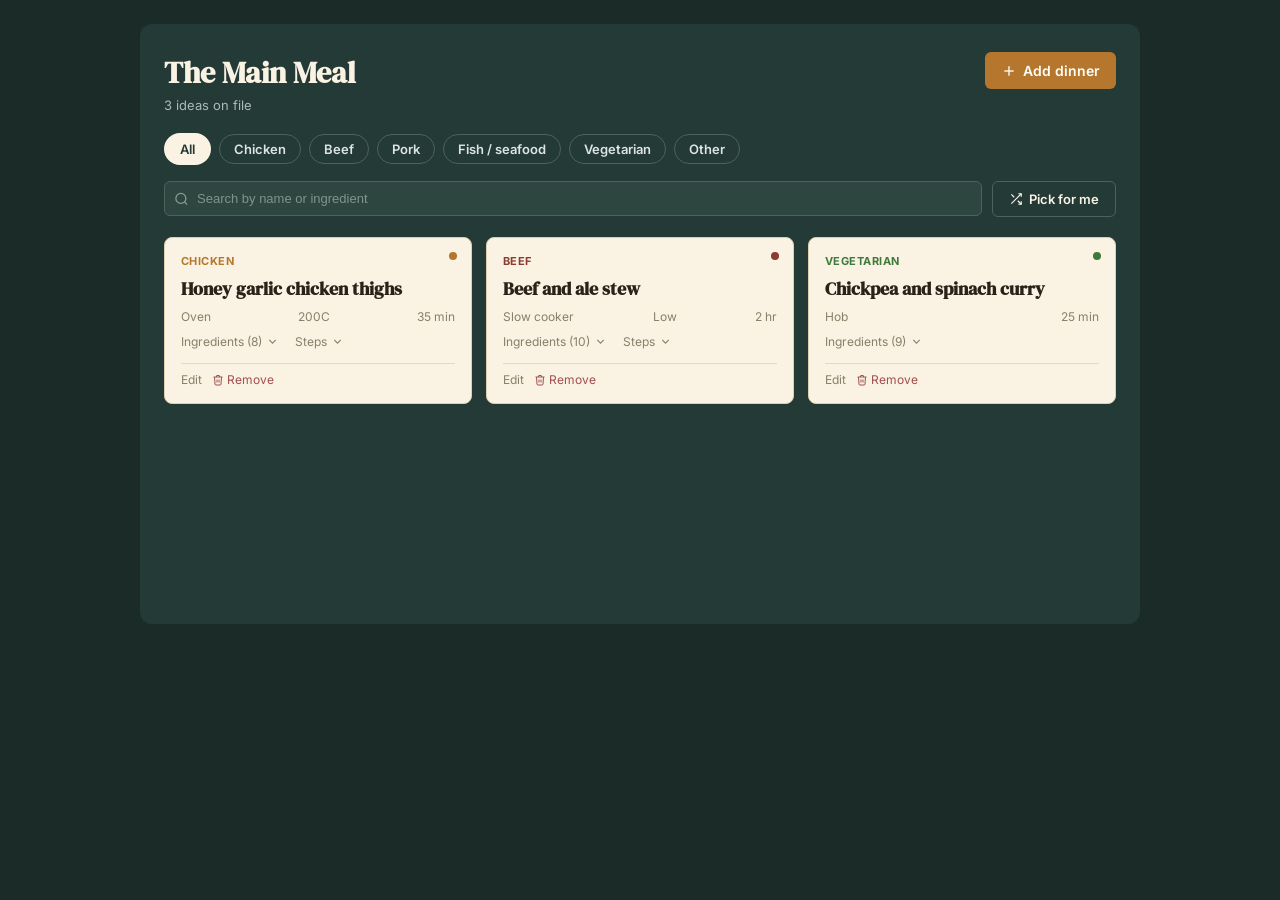
<file: dinner-box.html>
﻿<!DOCTYPE html>
<html lang="en-GB">
<head>
<meta charset="UTF-8">
<meta name="viewport" content="width=device-width, initial-scale=1.0">
<title>The Dinner Box</title>
<link rel="stylesheet" href="styles.css">
</head>
<body>

<div class="app">
  <div class="header-row">
    <div>
      <h1>The Main Meal</h1>
      <p class="subtitle" id="countLabel">0 ideas on file</p>
    </div>
    <button class="btn-primary" id="addBtn">
      <svg width="16" height="16" viewBox="0 0 24 24" fill="none" stroke="currentColor" stroke-width="2"><line x1="12" y1="5" x2="12" y2="19"/><line x1="5" y1="12" x2="19" y2="12"/></svg>
      Add dinner
    </button>
  </div>

  <div class="form-wrap hidden" id="formWrap">
    <div class="form-header">
      <h3 id="formTitle">Add a dinner idea</h3>
      <button id="formCloseBtn">
        <svg width="20" height="20" viewBox="0 0 24 24" fill="none" stroke="currentColor" stroke-width="2"><line x1="18" y1="6" x2="6" y2="18"/><line x1="6" y1="6" x2="18" y2="18"/></svg>
      </button>
    </div>
    <div class="form-grid">
      <div>
        <label class="field-label">Dish name</label>
        <input class="field-input" id="nameInput" placeholder="e.g. Honey garlic chicken thighs">
      </div>
      <div>
        <label class="field-label">Main protein</label>
        <div class="protein-picker" id="proteinPicker"></div>
      </div>
      <div>
        <label class="field-label">Ingredients</label>
        <div class="ingredient-rows" id="ingredientRows"></div>
        <button type="button" class="add-ing-btn" id="addIngredientBtn">+ Add ingredient</button>
      </div>
      <div>
        <label class="field-label">Spices</label>
        <div class="spice-rows" id="spiceRows"></div>
        <button type="button" class="add-ing-btn" id="addSpiceBtn">+ Add spice</button>
      </div>
      <div class="method-row">
        <div>
          <label class="field-label">Method</label>
          <select class="field-input" id="methodInput">
            <option value="">â€”</option>
            <option value="oven">Oven</option>
            <option value="airfryer">Air fryer</option>
            <option value="hob">Hob</option>
            <option value="grill">Grill</option>
            <option value="slow-cooker">Slow cooker</option>
            <option value="microwave">Microwave</option>
            <option value="bbq">BBQ</option>
          </select>
        </div>
        <div>
          <label class="field-label">Temperature (optional)</label>
          <input class="field-input" id="tempInput" placeholder="200C">
        </div>
        <div>
          <label class="field-label">Time (optional)</label>
          <input class="field-input" id="timeInput" placeholder="30 min">
        </div>
      </div>
      <div>
        <label class="field-label">Recipe steps (optional)</label>
        <textarea class="field-textarea" id="stepsInput" rows="5" placeholder="1. Marinate the chicken&#10;2. Bake at 200C for 25 min&#10;3. Rest for 5 min before serving"></textarea>
      </div>
      <div class="form-actions">
        <button class="save-btn" id="saveBtn">Add to the box</button>
        <button class="cancel-btn" id="cancelBtn">Cancel</button>
      </div>
    </div>
  </div>

  <div class="filters" id="filterRow"></div>

  <div class="toolbar">
    <div class="search-wrap">
      <svg width="15" height="15" viewBox="0 0 24 24" fill="none" stroke="#8A9B96" stroke-width="2"><circle cx="11" cy="11" r="8"/><line x1="21" y1="21" x2="16.65" y2="16.65"/></svg>
      <input id="searchInput" placeholder="Search by name or ingredient">
    </div>
    <button class="btn-ghost" id="pickBtn">
      <svg width="14" height="14" viewBox="0 0 24 24" fill="none" stroke="currentColor" stroke-width="2"><path d="M16 3h5v5"/><path d="M4 20L21 3"/><path d="M21 16v5h-5"/><path d="M15 15l6 6"/><path d="M4 4l5 5"/></svg>
      Pick for me
    </button>
  </div>

  <div class="grid" id="cardGrid"></div>
</div>

<script>
  const STORAGE_KEY = 'dinner-box-ideas';

  const PROTEINS = [
    { id: 'chicken',    label: 'Chicken',          color: '#B5772E', bg: '#F3E3CB' },
    { id: 'beef',       label: 'Beef',             color: '#8C3B2E', bg: '#EAD3CB' },
    { id: 'pork',       label: 'Pork',             color: '#A14E63', bg: '#F0DCE1' },
    { id: 'fish',       label: 'Fish / seafood',   color: '#2E6E8C', bg: '#D6E7EE' },
    { id: 'vegetarian', label: 'Vegetarian',       color: '#3F7A3C', bg: '#DCE9D6' },
    { id: 'other',      label: 'Other',            color: '#6B6357', bg: '#E7E2D6' },
  ];

  const proteinMeta = id => PROTEINS.find(p => p.id === id) || PROTEINS[5];

  const UNITS = ['g', 'kg', 'ml', 'l', 'tsp', 'tbsp', 'cup', 'oz', 'lb', 'pinch', 'whole'];

  const STATES = [
    { value: '', label: 'â€”' },
    { value: 'raw', label: 'Raw' },
    { value: 'cooked', label: 'Cooked' },
  ];

  const METHODS = [
    { value: '', label: 'â€”' },
    { value: 'oven', label: 'Oven' },
    { value: 'airfryer', label: 'Air fryer' },
    { value: 'hob', label: 'Hob' },
    { value: 'grill', label: 'Grill' },
    { value: 'slow-cooker', label: 'Slow cooker' },
    { value: 'microwave', label: 'Microwave' },
    { value: 'bbq', label: 'BBQ' },
  ];

  const methodLabel = id => (METHODS.find(m => m.value === id) || {}).label || '';

  const seedData = [
    {
      id: 'seed-1',
      name: 'Honey garlic chicken thighs',
      protein: 'chicken',
      ingredients: [
        { name: 'Chicken thighs', amount: '600', unit: 'g' },
        { name: 'Honey', amount: '2', unit: 'tbsp' },
        { name: 'Garlic', amount: '3', unit: 'whole' },
        { name: 'Soy sauce', amount: '2', unit: 'tbsp' },
        { name: 'Rice', amount: '300', unit: 'g' },
      ],
      spices: ['Salt', 'Black pepper', 'Ground ginger'],
      method: 'oven',
      temp: '200C',
      time: '35 min',
      steps: 'Marinate the chicken thighs for 20 min.\nBake at 200C, basting halfway through.\nServe over the rice.',
    },
    {
      id: 'seed-2',
      name: 'Beef and ale stew',
      protein: 'beef',
      ingredients: [
        { name: 'Diced beef', amount: '800', unit: 'g' },
        { name: 'Ale', amount: '500', unit: 'ml' },
        { name: 'Carrots', amount: '3', unit: 'whole' },
        { name: 'Onion', amount: '1', unit: 'whole' },
        { name: 'Beef stock', amount: '400', unit: 'ml' },
        { name: 'Potatoes', amount: '4', unit: 'whole' },
      ],
      spices: ['Bay leaf', 'Thyme', 'Salt', 'Black pepper'],
      method: 'slow-cooker',
      temp: 'Low',
      time: '2 hr',
      steps: 'Brown the beef, then transfer to a slow cooker.\nAdd the ale, stock, carrots, onion, and potatoes.\nCook on low for 6-8 hours.',
    },
    {
      id: 'seed-3',
      name: 'Chickpea and spinach curry',
      protein: 'vegetarian',
      ingredients: [
        { name: 'Chickpeas', amount: '2', unit: 'cup' },
        { name: 'Spinach', amount: '200', unit: 'g' },
        { name: 'Coconut milk', amount: '400', unit: 'ml' },
        { name: 'Curry paste', amount: '2', unit: 'tbsp' },
        { name: 'Onion', amount: '1', unit: 'whole' },
        { name: 'Rice', amount: '300', unit: 'g' },
      ],
      spices: ['Cumin', 'Turmeric', 'Salt'],
      method: 'hob',
      temp: '',
      time: '25 min',
      steps: '',
    },
  ];

  let dinners = [];
  let activeFilters = [];
  let searchTerm = '';
  let editingId = null;
  let selectedProtein = 'chicken';
  let pickedId = null;

  function loadData() {
    try {
      const raw = localStorage.getItem(STORAGE_KEY);
      if (raw) {
        dinners = JSON.parse(raw);
      } else {
        dinners = seedData;
        saveData();
      }
    } catch (e) {
      dinners = seedData;
    }
  }

  function saveData() {
    try {
      localStorage.setItem(STORAGE_KEY, JSON.stringify(dinners));
    } catch (e) {
      console.error('Could not save to local storage', e);
    }
  }

  function renderFilters() {
    const row = document.getElementById('filterRow');
    row.innerHTML = '';

    const allChip = document.createElement('button');
    allChip.className = 'chip' + (activeFilters.length === 0 ? ' active-all' : '');
    allChip.textContent = 'All';
    allChip.onclick = () => { activeFilters = []; renderAll(); };
    row.appendChild(allChip);

    PROTEINS.forEach(p => {
      const active = activeFilters.includes(p.id);
      const chip = document.createElement('button');
      chip.className = 'chip';
      chip.textContent = p.label;
      if (active) {
        chip.style.border = `2px solid ${p.bg}`;
        chip.style.background = p.bg;
        chip.style.color = p.color;
      }
      chip.onclick = () => {
        activeFilters = activeFilters.includes(p.id)
          ? activeFilters.filter(f => f !== p.id)
          : [...activeFilters, p.id];
        renderAll();
      };
      row.appendChild(chip);
    });
  }

  function getFiltered() {
    let list = dinners;
    if (activeFilters.length > 0) {
      list = list.filter(d => activeFilters.includes(d.protein));
    }
    if (searchTerm.trim()) {
      const q = searchTerm.trim().toLowerCase();
      list = list.filter(d =>
        d.name.toLowerCase().includes(q) ||
        d.ingredients.some(i => (typeof i === 'string' ? i : i.name).toLowerCase().includes(q)) ||
        (d.spices || []).some(s => s.toLowerCase().includes(q))
      );
    }
    return list;
  }

  function renderCards() {
    const grid = document.getElementById('cardGrid');
    grid.innerHTML = '';
    const filtered = getFiltered();

    if (filtered.length === 0) {
      const msg = document.createElement('p');
      msg.className = 'empty-msg';
      msg.textContent = 'Nothing matches yet. Try a different filter, or add a new dinner idea.';
      grid.appendChild(msg);
      return;
    }

    filtered.forEach(dinner => {
      const meta = proteinMeta(dinner.protein);
      const card = document.createElement('div');
      card.className = 'card' + (pickedId === dinner.id ? ' picked' : '');
      card.id = 'dinner-' + dinner.id;

      card.innerHTML = `
        <div class="dot" style="background:${meta.color}"></div>
        <div class="protein-label" style="color:${meta.color}">${meta.label}</div>
        <h4>${escapeHtml(dinner.name)}</h4>
        ${(dinner.method || dinner.temp || dinner.time) ? `
          <div class="meta-row">
            <span class="meta-item">${dinner.method ? escapeHtml(methodLabel(dinner.method)) : ''}</span>
            <span class="meta-item">${dinner.temp ? escapeHtml(dinner.temp) : ''}</span>
            <span class="meta-item">${dinner.time ? escapeHtml(dinner.time) : ''}</span>
          </div>
        ` : ''}
        <div class="toggle-row">
          <button class="toggle-ing">
            Ingredients (${dinner.ingredients.length + (dinner.spices ? dinner.spices.length : 0)})
            <svg width="13" height="13" viewBox="0 0 24 24" fill="none" stroke="currentColor" stroke-width="2"><polyline points="6 9 12 15 18 9"/></svg>
          </button>
          ${dinner.steps ? `
            <button class="toggle-steps">
              Steps
              <svg width="13" height="13" viewBox="0 0 24 24" fill="none" stroke="currentColor" stroke-width="2"><polyline points="6 9 12 15 18 9"/></svg>
            </button>
          ` : ''}
        </div>
        <div class="ing-list">
          ${dinner.ingredients.map(i => {
            if (typeof i === 'string') return `<div>- ${escapeHtml(i)}</div>`;
            const amt = [i.amount, i.unit].filter(Boolean).join(' ');
            const state = i.state ? ` (${i.state})` : '';
            return `<div>- ${escapeHtml(i.name)}${amt ? ` â€” ${escapeHtml(amt)}` : ''}${escapeHtml(state)}</div>`;
          }).join('')}
          ${dinner.spices && dinner.spices.length ? `
            <div class="spice-heading">Spices</div>
            ${dinner.spices.map(s => `<div>- ${escapeHtml(s)}</div>`).join('')}
          ` : ''}
        </div>
        ${dinner.steps ? `<div class="steps-list">${escapeHtml(renumberStepsText(dinner.steps))}</div>` : ''}
        <div class="card-actions">
          <button class="edit-btn">Edit</button>
          <button class="del-btn">
            <svg width="12" height="12" viewBox="0 0 24 24" fill="none" stroke="currentColor" stroke-width="2"><polyline points="3 6 5 6 21 6"/><path d="M19 6l-1 14a2 2 0 01-2 2H8a2 2 0 01-2-2L5 6"/><path d="M10 11v6"/><path d="M14 11v6"/><path d="M9 6V4a1 1 0 011-1h4a1 1 0 011 1v2"/></svg>
            Remove
          </button>
        </div>
      `;

      const toggleBtn = card.querySelector('.toggle-ing');
      const ingList = card.querySelector('.ing-list');
      toggleBtn.onclick = () => {
        toggleBtn.classList.toggle('open');
        ingList.classList.toggle('open');
      };

      const toggleStepsBtn = card.querySelector('.toggle-steps');
      const stepsList = card.querySelector('.steps-list');
      if (toggleStepsBtn) {
        toggleStepsBtn.onclick = () => {
          toggleStepsBtn.classList.toggle('open');
          stepsList.classList.toggle('open');
        };
      }

      card.querySelector('.edit-btn').onclick = () => openForm(dinner);
      card.querySelector('.del-btn').onclick = () => {
        dinners = dinners.filter(d => d.id !== dinner.id);
        if (pickedId === dinner.id) pickedId = null;
        saveData();
        renderAll();
      };

      grid.appendChild(card);
    });
  }

  function escapeHtml(str) {
    const div = document.createElement('div');
    div.textContent = str;
    return div.innerHTML;
  }

  function escapeAttr(str) {
    return String(str == null ? '' : str).replace(/"/g, '&quot;');
  }

  function renderCount() {
    document.getElementById('countLabel').textContent =
      `${dinners.length} idea${dinners.length !== 1 ? 's' : ''} on file`;
  }

  function renderAll() {
    renderFilters();
    renderCards();
    renderCount();
  }

  function openForm(dinner) {
    editingId = dinner ? dinner.id : null;
    selectedProtein = dinner ? dinner.protein : 'chicken';
    document.getElementById('formTitle').textContent = dinner ? 'Edit dinner' : 'Add a dinner idea';
    document.getElementById('saveBtn').textContent = dinner ? 'Save changes' : 'Add to the box';
    document.getElementById('nameInput').value = dinner ? dinner.name : '';
    document.getElementById('methodInput').value = dinner ? (dinner.method || '') : '';
    document.getElementById('tempInput').value = dinner ? (dinner.temp || '') : '';
    document.getElementById('timeInput').value = dinner ? (dinner.time || '') : '';
    document.getElementById('stepsInput').value = dinner ? renumberStepsText(dinner.steps || '') : '';
    renderIngredientRows(dinner ? dinner.ingredients : []);
    renderSpiceRows(dinner ? dinner.spices : []);
    renderProteinPicker();
    document.getElementById('formWrap').classList.remove('hidden');
  }

  function closeForm() {
    editingId = null;
    document.getElementById('formWrap').classList.add('hidden');
  }

  function renderProteinPicker() {
    const wrap = document.getElementById('proteinPicker');
    wrap.innerHTML = '';
    PROTEINS.forEach(p => {
      const btn = document.createElement('button');
      btn.type = 'button';
      btn.className = 'protein-btn' + (selectedProtein === p.id ? ' selected' : '');
      btn.textContent = p.label;
      if (selectedProtein === p.id) {
        btn.style.borderColor = p.color;
        btn.style.background = p.bg;
        btn.style.color = p.color;
      }
      btn.onclick = () => { selectedProtein = p.id; renderProteinPicker(); };
      wrap.appendChild(btn);
    });
  }

  let ingredientRowCount = 0;

  function renderIngredientRows(ingredients) {
    const wrap = document.getElementById('ingredientRows');
    wrap.innerHTML = '';
    ingredientRowCount = 0;
    if (ingredients && ingredients.length) {
      ingredients.forEach(ing => {
        if (typeof ing === 'string') {
          addIngredientRow(ing, '', 'g', '');
        } else {
          addIngredientRow(ing.name, ing.amount, ing.unit, ing.state || '');
        }
      });
    } else {
      addIngredientRow('', '', 'g', '');
    }
  }

  function addIngredientRow(name, amount, unit, state) {
    const wrap = document.getElementById('ingredientRows');
    const rowId = 'ing-row-' + (ingredientRowCount++);
    const row = document.createElement('div');
    row.className = 'ingredient-row';
    row.id = rowId;
    row.innerHTML = `
      <input type="text" class="ing-name" placeholder="Ingredient name" value="${escapeAttr(name)}">
      <input type="number" class="ing-amount" placeholder="Amount" min="0" step="any" value="${escapeAttr(amount)}">
      <select class="ing-unit"></select>
      <select class="ing-state" title="Raw or cooked (optional)"></select>
      <button type="button" class="remove-ing-btn" title="Remove ingredient">
        <svg width="14" height="14" viewBox="0 0 24 24" fill="none" stroke="currentColor" stroke-width="2"><line x1="18" y1="6" x2="6" y2="18"/><line x1="6" y1="6" x2="18" y2="18"/></svg>
      </button>
    `;
    const select = row.querySelector('.ing-unit');
    UNITS.forEach(u => {
      const opt = document.createElement('option');
      opt.value = u;
      opt.textContent = u;
      if (u === (unit || 'g')) opt.selected = true;
      select.appendChild(opt);
    });
    const stateSelect = row.querySelector('.ing-state');
    STATES.forEach(s => {
      const opt = document.createElement('option');
      opt.value = s.value;
      opt.textContent = s.label;
      if (s.value === (state || '')) opt.selected = true;
      stateSelect.appendChild(opt);
    });
    row.querySelector('.remove-ing-btn').onclick = () => row.remove();
    wrap.appendChild(row);
  }

  function getIngredientsFromForm() {
    const rows = document.querySelectorAll('#ingredientRows .ingredient-row');
    const result = [];
    rows.forEach(row => {
      const name = row.querySelector('.ing-name').value.trim();
      const amount = row.querySelector('.ing-amount').value.trim();
      const unit = row.querySelector('.ing-unit').value;
      const state = row.querySelector('.ing-state').value;
      if (name) result.push({ name, amount, unit, state });
    });
    return result;
  }

  let spiceRowCount = 0;

  function renderSpiceRows(spices) {
    const wrap = document.getElementById('spiceRows');
    wrap.innerHTML = '';
    spiceRowCount = 0;
    if (spices && spices.length) {
      spices.forEach(name => addSpiceRow(name));
    } else {
      addSpiceRow('');
    }
  }

  function addSpiceRow(name) {
    const wrap = document.getElementById('spiceRows');
    const rowId = 'spice-row-' + (spiceRowCount++);
    const row = document.createElement('div');
    row.className = 'spice-row';
    row.id = rowId;
    row.innerHTML = `
      <input type="text" class="spice-name" placeholder="Spice name" value="${escapeAttr(name)}">
      <button type="button" class="remove-ing-btn" title="Remove spice">
        <svg width="14" height="14" viewBox="0 0 24 24" fill="none" stroke="currentColor" stroke-width="2"><line x1="18" y1="6" x2="6" y2="18"/><line x1="6" y1="6" x2="18" y2="18"/></svg>
      </button>
    `;
    row.querySelector('.remove-ing-btn').onclick = () => row.remove();
    wrap.appendChild(row);
  }

  function getSpicesFromForm() {
    const rows = document.querySelectorAll('#spiceRows .spice-row');
    const result = [];
    rows.forEach(row => {
      const name = row.querySelector('.spice-name').value.trim();
      if (name) result.push(name);
    });
    return result;
  }

  function renumberStepsText(text) {
    if (!text) return '';
    return text.split('\n')
      .map(line => line.replace(/^\s*\d+\.\s?/, ''))
      .map((content, i) => `${i + 1}. ${content}`)
      .join('\n');
  }

  function handleStepsInput(e) {
    const ta = e.target;
    const cursorPos = ta.selectionStart;
    const rawLines = ta.value.split('\n');

    let pos = 0;
    let cursorLine = 0;
    let cursorOffsetInLine = 0;
    for (let i = 0; i < rawLines.length; i++) {
      const lineLen = rawLines[i].length;
      if (cursorPos <= pos + lineLen || i === rawLines.length - 1) {
        cursorLine = i;
        cursorOffsetInLine = cursorPos - pos;
        break;
      }
      pos += lineLen + 1;
    }

    const stripped = rawLines.map(line => line.replace(/^\s*\d+\.\s?/, ''));
    const originalPrefixLen = rawLines[cursorLine].length - stripped[cursorLine].length;
    const strippedCursorOffset = Math.max(0, cursorOffsetInLine - originalPrefixLen);

    const newLines = stripped.map((content, i) => `${i + 1}. ${content}`);
    const newValue = newLines.join('\n');

    if (newValue === ta.value) return;

    const newPrefixLen = String(cursorLine + 1).length + 2;
    let newCursorPos = newPrefixLen + strippedCursorOffset;
    for (let i = 0; i < cursorLine; i++) {
      newCursorPos += newLines[i].length + 1;
    }

    ta.value = newValue;
    ta.setSelectionRange(newCursorPos, newCursorPos);
  }

  function handleStepsFocus(e) {
    const ta = e.target;
    if (!ta.value) {
      ta.value = '1. ';
      ta.setSelectionRange(3, 3);
    }
  }

  function handleStepsKeydown(e) {
    if (e.key !== 'Backspace') return;
    const ta = e.target;
    if (ta.selectionStart !== ta.selectionEnd) return;
    const cursorPos = ta.selectionStart;
    const lines = ta.value.split('\n');

    let pos = 0;
    for (let i = 0; i < lines.length; i++) {
      const lineLen = lines[i].length;
      const lineEnd = pos + lineLen;
      if (cursorPos <= lineEnd || i === lines.length - 1) {
        const offsetInLine = cursorPos - pos;
        const match = lines[i].match(/^(\s*\d+\.\s?)/);
        const prefixLen = match ? match[1].length : 0;

        if (offsetInLine > prefixLen) return;

        e.preventDefault();

        if (i === 0) {
          ta.setSelectionRange(prefixLen, prefixLen);
          return;
        }

        const prevMatch = lines[i - 1].match(/^(\s*\d+\.\s?)/);
        const prevPrefixLen = prevMatch ? prevMatch[1].length : 0;
        const prevContent = lines[i - 1].slice(prevPrefixLen);
        const mergedContent = prevContent + lines[i].slice(prefixLen);

        const stripPrefix = l => l.replace(/^\s*\d+\.\s?/, '');
        const newLines = [
          ...lines.slice(0, i - 1).map(stripPrefix),
          mergedContent,
          ...lines.slice(i + 1).map(stripPrefix)
        ];
        const renumbered = newLines.map((content, idx) => `${idx + 1}. ${content}`);
        ta.value = renumbered.join('\n');

        let newCursorPos = 0;
        for (let k = 0; k < i - 1; k++) newCursorPos += renumbered[k].length + 1;
        newCursorPos += String(i).length + 2 + prevContent.length;
        ta.setSelectionRange(newCursorPos, newCursorPos);
        return;
      }
      pos = lineEnd + 1;
    }
  }

  function handleTempBlur(e) {
    const val = e.target.value.trim();
    if (/^\d+(\.\d+)?$/.test(val)) {
      e.target.value = val + 'C';
    }
  }

  function handleSave() {
    const name = document.getElementById('nameInput').value.trim();
    if (!name) return;
    const ingredients = getIngredientsFromForm();
    const spices = getSpicesFromForm();
    const method = document.getElementById('methodInput').value;
    const temp = document.getElementById('tempInput').value.trim();
    const time = document.getElementById('timeInput').value.trim();
    const steps = document.getElementById('stepsInput').value.trim();

    if (editingId) {
      dinners = dinners.map(d => d.id === editingId
        ? { ...d, name, protein: selectedProtein, ingredients, spices, method, temp, time, steps }
        : d);
    } else {
      dinners = [{ id: 'dinner-' + Date.now(), name, protein: selectedProtein, ingredients, spices, method, temp, time, steps }, ...dinners];
    }
    saveData();
    closeForm();
    renderAll();
  }

  function handlePickForMe() {
    const filtered = getFiltered();
    if (filtered.length === 0) return;
    const choice = filtered[Math.floor(Math.random() * filtered.length)];
    pickedId = choice.id;
    renderCards();
    setTimeout(() => {
      const el = document.getElementById('dinner-' + choice.id);
      if (el) el.scrollIntoView({ behavior: 'smooth', block: 'center' });
    }, 50);
  }

  document.getElementById('addBtn').onclick = () => openForm(null);
  document.getElementById('formCloseBtn').onclick = closeForm;
  document.getElementById('cancelBtn').onclick = closeForm;
  document.getElementById('saveBtn').onclick = handleSave;
  document.getElementById('searchInput').oninput = (e) => { searchTerm = e.target.value; renderCards(); };
  document.getElementById('pickBtn').onclick = handlePickForMe;
  document.getElementById('addIngredientBtn').onclick = () => addIngredientRow('', '', 'g', '');
  document.getElementById('addSpiceBtn').onclick = () => addSpiceRow('');
  document.getElementById('stepsInput').addEventListener('keydown', handleStepsKeydown);
  document.getElementById('stepsInput').addEventListener('input', handleStepsInput);
  document.getElementById('stepsInput').addEventListener('focus', handleStepsFocus);
  document.getElementById('tempInput').addEventListener('blur', handleTempBlur);

  loadData();
  renderAll();
</script>

</body>
</html>
</file>
<file: styles.css>
@import url('https://fonts.googleapis.com/css2?family=DM+Serif+Display&family=Inter:wght@400;500;600;700&family=IBM+Plex+Mono:wght@400;500&display=swap');

:root {
  --bg: #243A36;
  --card: #FAF3E4;
  --card-border: #DDD0B0;
  --ink: #2B2118;
  --muted: #8A7F68;
  --accent: #B5772E;
  --panel-muted: #A9BCB6;
  --input-bg: #2D4740;
  --input-border: #4C625D;
}

* { box-sizing: border-box; }

body {
  margin: 0;
  font-family: 'Inter', -apple-system, BlinkMacSystemFont, sans-serif;
  background: #1a2b28;
  padding: 24px;
}

.app {
  position: relative;
  max-width: 1000px;
  margin: 0 auto;
  background: var(--bg);
  min-height: 600px;
  padding: 28px 24px;
  border-radius: 12px;
}

.top-right-account {
  position: fixed;
  top: 20px;
  right: 20px;
  display: flex;
  align-items: center;
  gap: 10px;
  z-index: 60;
}

h1 {
  margin: 0;
  font-family: 'DM Serif Display', Georgia, serif;
  font-size: 30px;
  color: var(--card);
}

.subtitle {
  margin: 4px 0 0;
  color: var(--panel-muted);
  font-size: 13px;
}

.header-row {
  display: flex;
  justify-content: space-between;
  align-items: flex-start;
  flex-wrap: wrap;
  gap: 12px;
  margin-bottom: 6px;
}

.header-actions {
  display: flex;
  align-items: center;
  gap: 10px;
  flex-wrap: wrap;
}

.user-email-btn {
  color: var(--panel-muted);
  font-size: 13px;
  background: none;
  border: none;
  text-decoration: underline;
  text-underline-offset: 2px;
  padding: 0;
}

.hidden { display: none; }
.app-content.hidden { display: none; }

.auth-screen {
  max-width: 340px;
  margin: 40px auto;
  text-align: center;
}
.auth-screen.hidden { display: none; }
.auth-screen h1 { margin-bottom: 6px; }
.auth-screen .subtitle { margin-bottom: 20px; }

.auth-form {
  display: flex;
  flex-direction: column;
  gap: 10px;
  text-align: left;
}

.auth-actions {
  display: flex;
  gap: 10px;
  margin-top: 6px;
}
.auth-actions button { flex: 1; }

.auth-error {
  color: #E8A5A5;
  font-size: 13px;
  margin: 0;
}
.auth-error.hidden { display: none; }

.auth-divider {
  display: flex;
  align-items: center;
  gap: 10px;
  margin: 14px 0 4px;
  color: var(--panel-muted);
  font-size: 12px;
}
.auth-divider::before,
.auth-divider::after {
  content: '';
  flex: 1;
  height: 1px;
  background: var(--input-border);
}

.google-btn {
  display: flex;
  align-items: center;
  justify-content: center;
  gap: 10px;
  background: #FFFFFF;
  color: #3C4043;
  border: 1px solid #C9B98F;
  border-radius: 6px;
  padding: 9px 16px;
  font-weight: 600;
  font-size: 14px;
  width: 100%;
}

button {
  font-family: inherit;
  cursor: pointer;
}

.btn-primary {
  background: var(--accent);
  color: #FFFDF8;
  border: none;
  border-radius: 6px;
  padding: 10px 16px;
  font-weight: 600;
  font-size: 14px;
  display: flex;
  align-items: center;
  gap: 6px;
}
.btn-primary.hidden { display: none; }

a.btn-primary, a.btn-ghost {
  text-decoration: none;
  cursor: pointer;
}

.fab-actions {
  position: absolute;
  bottom: 24px;
  right: 24px;
  display: flex;
  align-items: center;
  gap: 12px;
  z-index: 40;
}

.fab-add-btn {
  border-radius: 999px;
  padding: 14px 22px;
  box-shadow: 0 6px 18px rgba(0,0,0,0.35);
}
.fab-add-btn.hidden { display: none; }

.shopping-list-btn {
  border-radius: 999px;
  padding: 12px 20px;
  box-shadow: 0 6px 18px rgba(0,0,0,0.25);
  background: var(--bg);
}
.shopping-list-btn.hidden { display: none; }

.myIngredients-view.hidden { display: none; }
.myIngredients-view {
  margin-top: 20px;
}
.myIngredients-view .form-header { margin-bottom: 4px; }
.myIngredients-view .subtitle { margin-bottom: 18px; }

.ingredient-row.myIngredients-add-row {
  grid-template-columns: minmax(140px, 280px) 90px 90px 150px auto;
  margin-bottom: 22px;
}
.myIngredients-add-row .save-btn {
  padding: 8px 10px;
  font-size: 13px;
}

.myIngredients-sections {
  display: flex;
  flex-direction: column;
  gap: 22px;
  margin-bottom: 70px;
}

.myIngredients-section-heading {
  display: flex;
  justify-content: space-between;
  align-items: center;
  font-size: 13px;
  font-weight: 700;
  text-transform: uppercase;
  letter-spacing: 0.03em;
  color: var(--panel-muted);
  margin-bottom: 8px;
  border-bottom: 1px solid var(--input-border);
  padding-bottom: 4px;
}

.myIngredients-list {
  display: flex;
  flex-direction: column;
  gap: 8px;
}
.myIngredients-row {
  display: flex;
  justify-content: space-between;
  align-items: center;
  background: var(--card);
  border: 1px solid var(--card-border);
  border-radius: 8px;
  padding: 10px 14px;
  color: var(--ink);
  font-size: 14px;
}
.add-to-inventory-btn {
  background: var(--accent);
  color: #FFFDF8;
  border: none;
  border-radius: 4px;
  width: 16px;
  height: 16px;
  line-height: 1;
  font-size: 12px;
  font-weight: 700;
  padding: 0;
  display: inline-flex;
  align-items: center;
  justify-content: center;
  vertical-align: middle;
}
.shopping-list-remove-btn {
  background: none;
  border: none;
  color: #A14E4E;
  font-size: 18px;
  line-height: 1;
  padding: 0 2px;
  cursor: pointer;
}
.added-to-shopping-list-note {
  color: var(--accent);
  font-size: 12px;
  font-style: italic;
}

.myIngredients-col-header {
  display: flex;
  justify-content: flex-end;
  align-items: center;
  gap: 8px;
  padding-right: 14px;
  font-weight: 700;
}
.myIngredients-col-header .col-label {
  width: 16px;
  text-align: center;
  white-space: nowrap;
}
.myIngredients-col-header .col-spacer {
  visibility: hidden;
}
.myIngredients-col-header span {
  font-size: 11px;
  font-weight: 700;
  text-transform: uppercase;
  letter-spacing: 0.03em;
  color: var(--panel-muted);
}
.myIngredients-row-actions {
  display: flex;
  align-items: center;
  gap: 12px;
}
.myIngredients-row-actions input[type="checkbox"] {
  width: 16px;
  height: 16px;
  accent-color: var(--accent);
  cursor: pointer;
}
.myIngredients-row-name { font-weight: 600; }
.myIngredients-row-amount {
  font-family: 'IBM Plex Mono', monospace;
  color: var(--muted);
  font-size: 13px;
  margin-left: 8px;
}
.myIngredients-row .remove-friend-btn {
  background: none;
  border: none;
  color: #A14E4E;
  font-size: 12px;
  padding: 0;
}
.myIngredients-empty {
  color: var(--panel-muted);
}

.btn-ghost {
  background: none;
  border: 1px solid var(--input-border);
  color: var(--card);
  border-radius: 6px;
  padding: 9px 16px;
  font-size: 13px;
  font-weight: 600;
  display: flex;
  align-items: center;
  gap: 6px;
}
.btn-ghost:disabled { opacity: 0.5; cursor: not-allowed; }
.btn-ghost.hidden { display: none; }

.filters {
  margin-top: 20px;
  display: flex;
  flex-wrap: wrap;
  gap: 8px;
  align-items: center;
}

.chip {
  padding: 6px 14px;
  border-radius: 999px;
  border: 1px solid var(--input-border);
  background: transparent;
  color: #DCE5E2;
  font-size: 13px;
  font-weight: 600;
  display: flex;
  align-items: center;
  gap: 6px;
}
.chip.active-all {
  border: 2px solid var(--card);
  background: var(--card);
  color: var(--bg);
}

.toolbar {
  margin-top: 16px;
  display: flex;
  gap: 10px;
  flex-wrap: wrap;
}

.search-wrap {
  position: relative;
  flex: 1;
  min-width: 220px;
}
.search-wrap svg {
  position: absolute;
  left: 10px;
  top: 50%;
  transform: translateY(-50%);
}
.search-wrap input {
  width: 100%;
  padding: 9px 10px 9px 32px;
  border-radius: 6px;
  border: 1px solid var(--input-border);
  background: var(--input-bg);
  color: var(--card);
  font-size: 13px;
}
.search-wrap input::placeholder { color: #7f938d; }

.grid {
  margin-top: 20px;
  display: grid;
  grid-template-columns: repeat(auto-fill, minmax(230px, 1fr));
  gap: 14px;
  align-items: start;
}

.pagination {
  width: 100%;
  display: flex;
  justify-content: center;
  align-items: center;
  gap: 14px;
  margin-top: 22px;
}
.pagination-label {
  color: var(--card);
  font-size: 13px;
  font-weight: 600;
}
.pagination-btn {
  background: transparent;
  border: 1px solid var(--input-border);
  color: var(--card);
  border-radius: 999px;
  padding: 8px 16px;
  font-size: 13px;
  font-weight: 600;
}
.pagination-btn:hover:not(:disabled) {
  border-color: var(--accent);
  color: var(--accent);
}
.pagination-btn:disabled {
  opacity: 0.4;
  cursor: not-allowed;
}

.empty-msg {
  color: var(--panel-muted);
  grid-column: 1 / -1;
}

.card {
  background: var(--card);
  border: 1px solid var(--card-border);
  border-radius: 8px;
  padding: 16px;
  position: relative;
  box-shadow: 1px 2px 0 rgba(43,33,24,0.06);
  display: flex;
  flex-direction: column;
  gap: 8px;
}
.card.picked {
  outline: 3px solid #D4A63A;
  border-radius: 10px;
}

.dot {
  position: absolute;
  top: 14px;
  right: 14px;
  width: 8px;
  height: 8px;
  border-radius: 50%;
}

.protein-label {
  display: flex;
  align-items: center;
  gap: 6px;
  font-size: 11px;
  font-weight: 700;
  text-transform: uppercase;
  letter-spacing: 0.04em;
}

.card h4 {
  margin: 0;
  font-family: 'DM Serif Display', Georgia, serif;
  font-size: 18px;
  color: var(--ink);
  padding-right: 16px;
}

.meta-row {
  display: flex;
  justify-content: space-between;
  font-size: 12px;
  color: var(--muted);
}
.meta-item:empty { display: none; }
.portions-input {
  width: 34px;
  border: 1px solid var(--card-border);
  border-radius: 4px;
  padding: 1px 4px;
  font-size: 12px;
  font-family: inherit;
  color: var(--ink);
  background: var(--card);
}

.toggle-row {
  display: flex;
  gap: 16px;
  margin-top: 2px;
}

.toggle-ing, .toggle-steps {
  background: none;
  border: none;
  padding: 0;
  display: flex;
  align-items: center;
  gap: 4px;
  color: var(--muted);
  font-size: 12px;
}
.toggle-ing svg, .toggle-steps svg { transition: transform 0.15s; }
.toggle-ing.open svg, .toggle-steps.open svg { transform: rotate(180deg); }

.ing-list {
  font-family: 'IBM Plex Mono', 'Courier New', monospace;
  font-size: 12.5px;
  color: #4A4331;
  line-height: 1.7;
  display: none;
}
.ing-list.open { display: block; }

.steps-list {
  font-family: 'Inter', sans-serif;
  font-size: 13px;
  color: #4A4331;
  line-height: 1.6;
  white-space: pre-wrap;
  display: none;
}
.steps-list.open { display: block; }
.ing-list .spice-heading {
  margin-top: 8px;
  font-family: 'Inter', sans-serif;
  font-size: 11px;
  font-weight: 700;
  text-transform: uppercase;
  letter-spacing: 0.03em;
  color: var(--muted);
}

.card-actions {
  display: flex;
  gap: 10px;
  margin-top: 6px;
  border-top: 1px solid #E5D9B8;
  padding-top: 8px;
}
.card-actions button {
  background: none;
  border: none;
  font-size: 12px;
  padding: 0;
  display: flex;
  align-items: center;
  gap: 3px;
}
.card-actions .edit-btn { color: var(--muted); }
.card-actions .del-btn { color: #A14E4E; }

.share-wrap {
  position: relative;
  margin-left: auto;
}
.share-btn {
  color: var(--accent);
}
.share-popover {
  position: absolute;
  bottom: 100%;
  right: 0;
  margin-bottom: 6px;
  background: var(--card);
  border: 1px solid var(--card-border);
  border-radius: 8px;
  box-shadow: 0 4px 12px rgba(0,0,0,0.2);
  padding: 6px;
  min-width: 150px;
  z-index: 20;
  display: flex;
  flex-direction: column;
  gap: 2px;
}
.share-popover.hidden { display: none; }
.share-popover button {
  background: none;
  border: none;
  text-align: left;
  padding: 6px 8px;
  border-radius: 5px;
  font-size: 12px;
  color: var(--ink);
}
.share-popover button:hover { background: #F0E6C8; }
.share-popover button:disabled {
  opacity: 0.5;
  cursor: not-allowed;
}
.share-popover button:disabled:hover { background: none; }
.share-popover .share-empty {
  font-size: 12px;
  color: var(--muted);
  padding: 6px 8px;
}

.user-email-btn.has-pending {
  color: #E8A5A5;
  text-decoration-color: #E8A5A5;
}
.pending-badge {
  display: inline-flex;
  align-items: center;
  justify-content: center;
  min-width: 16px;
  height: 16px;
  padding: 0 4px;
  margin-left: 6px;
  border-radius: 999px;
  background: #C24444;
  color: #FFF3F3;
  font-size: 10px;
  font-weight: 700;
  text-decoration: none;
}

.pending-shares-list {
  display: flex;
  flex-direction: column;
  gap: 8px;
  margin-bottom: 16px;
}
.pending-share-row {
  border: 1px solid #E5D9B8;
  border-radius: 8px;
  padding: 8px 12px;
  display: flex;
  justify-content: space-between;
  align-items: center;
  gap: 10px;
  font-size: 13px;
}
.pending-share-info { display: flex; flex-direction: column; }
.pending-share-name { font-weight: 600; color: var(--ink); }
.pending-share-from { font-size: 11px; color: var(--muted); }
.pending-share-actions { display: flex; gap: 6px; }
.pending-share-actions button {
  font-size: 12px;
  padding: 4px 10px;
  border-radius: 6px;
  border: none;
}
.accept-share-btn { background: var(--accent); color: #FFFDF8; }
.decline-share-btn { background: none; border: 1px solid #C9B98F !important; color: var(--muted); }

.friends-section-heading {
  font-size: 12px;
  font-weight: 700;
  text-transform: uppercase;
  letter-spacing: 0.03em;
  color: var(--muted);
  margin: 4px 0 8px;
}

.account-modal-panel { max-width: 640px; }

.account-name-row {
  margin-bottom: 16px;
}
.account-display-name {
  display: inline-block;
  font-family: 'DM Serif Display', Georgia, serif;
  font-size: 20px;
  color: var(--ink);
  cursor: pointer;
  border-bottom: 1px dashed #C9B98F;
}
.account-name-row .field-input {
  max-width: 260px;
}

.account-body {
  display: flex;
  gap: 18px;
  align-items: flex-start;
}

.account-tabs {
  display: flex;
  flex-direction: column;
  gap: 4px;
  min-width: 130px;
  border-right: 1px solid #E5D9B8;
  padding-right: 12px;
  flex-shrink: 0;
}
.account-tab-btn {
  text-align: left;
  padding: 8px 10px;
  border-radius: 6px;
  background: none;
  border: none;
  color: var(--muted);
  font-size: 13px;
  font-weight: 600;
}
.account-tab-btn.active {
  background: #F0E6C8;
  color: var(--ink);
}

.account-tab-panels { flex: 1; min-width: 0; }

.settings-toggle-row {
  display: flex;
  align-items: center;
  gap: 8px;
  font-size: 13px;
  color: var(--ink);
  padding: 8px 0;
}

.settings-prefs-link {
  display: inline-flex;
  margin-top: 12px;
  background: none;
  border: 1px solid #C9B98F;
  border-radius: 6px;
  padding: 9px 16px;
  color: var(--accent);
  font-size: 13px;
  font-weight: 600;
  text-decoration: none;
}

.randomiser-modal-panel { max-width: 560px; }

.randomiser-block-btn {
  color: #A14E4E;
  border-color: #A14E4E !important;
}
.randomiser-block-btn:disabled {
  color: var(--muted);
  border-color: #C9B98F !important;
}

.randomiser-filters {
  display: flex;
  flex-wrap: wrap;
  gap: 8px;
  margin-bottom: 16px;
}

.randomiser-method-toggles {
  display: flex;
  flex-wrap: wrap;
  gap: 8px;
  margin-bottom: 16px;
}
.randomiser-method-btn {
  color: var(--muted);
  border-color: #C9B98F;
  background: #FFFDF8;
  opacity: 0.45;
}
.randomiser-method-btn.active {
  border: 2px solid var(--accent);
  background: #F3E3CB;
  color: var(--accent);
  opacity: 1;
}

.randomiser-portions-row {
  max-width: 130px;
  margin-bottom: 16px;
}
.randomiser-filter-btn {
  color: var(--muted);
  border-color: #C9B98F;
  background: #FFFDF8;
}
.randomiser-filter-btn.active {
  border: 2px solid var(--accent);
  background: #F3E3CB;
  color: var(--accent);
}

.randomiser-body {
  min-height: 80px;
  margin-bottom: 8px;
}
.randomiser-placeholder,
.randomiser-loading,
.randomiser-error {
  color: var(--muted);
  font-size: 13px;
}
.randomiser-error { color: #A14E4E; }

.randomiser-result-name {
  font-family: 'DM Serif Display', Georgia, serif;
  font-size: 20px;
  color: var(--ink);
  margin: 0 0 4px;
}
.randomiser-result-meta {
  font-size: 12px;
  color: var(--muted);
  margin-bottom: 10px;
}
.randomiser-result-thumb {
  width: 100%;
  max-width: 220px;
  border-radius: 8px;
  margin-bottom: 10px;
  display: block;
}
.randomiser-macro-note {
  font-family: 'IBM Plex Mono', monospace;
  font-size: 12px;
  color: var(--accent);
  margin-bottom: 10px;
}
.randomiser-section-heading {
  font-size: 11px;
  font-weight: 700;
  text-transform: uppercase;
  letter-spacing: 0.03em;
  color: var(--muted);
  margin: 10px 0 4px;
}
.randomiser-ingredient-list {
  font-family: 'IBM Plex Mono', monospace;
  font-size: 12.5px;
  color: #4A4331;
  line-height: 1.7;
}
.randomiser-instructions {
  font-size: 13px;
  color: #4A4331;
  line-height: 1.6;
  white-space: pre-wrap;
  max-height: 180px;
  overflow-y: auto;
}

.form-wrap {
  background: var(--card);
  border: 2px dashed #C9B98F;
  border-radius: 10px;
  padding: 20px;
  margin-top: 20px;
}
.form-wrap.hidden { display: none; }

.form-header {
  display: flex;
  justify-content: space-between;
  align-items: center;
  margin-bottom: 16px;
}
.form-header h3 {
  margin: 0;
  font-family: 'DM Serif Display', Georgia, serif;
  font-size: 20px;
  color: var(--ink);
}
.form-header button {
  background: none;
  border: none;
  color: var(--muted);
}

.form-grid { display: grid; gap: 12px; }

.method-row {
  display: grid;
  grid-template-columns: 1fr 1fr 1fr;
  gap: 8px;
}

.spices-portions-row {
  display: grid;
  grid-template-columns: 1fr 110px;
  gap: 8px;
  align-items: end;
}

label.field-label {
  display: block;
  font-size: 12px;
  font-weight: 600;
  color: var(--muted);
  margin-bottom: 4px;
  text-transform: uppercase;
  letter-spacing: 0.03em;
}

.field-input, .field-textarea {
  width: 100%;
  padding: 8px 10px;
  border-radius: 6px;
  border: 1px solid #C9B98F;
  background: #FFFDF8;
  font-size: 14px;
  color: var(--ink);
  font-family: inherit;
}

.field-required {
  color: #B23A3A;
  margin-left: 1px;
}

.field-input.field-invalid, .field-textarea.field-invalid {
  border-color: #B23A3A;
  box-shadow: 0 0 0 1px #B23A3A;
}

.field-error-msg {
  color: #B23A3A;
  font-size: 12px;
  margin-top: 4px;
}
.field-error-msg.hidden { display: none; }
.field-textarea { resize: vertical; }

.ingredient-rows {
  display: flex;
  flex-direction: column;
  gap: 8px;
}
.ingredient-item {
  display: flex;
  flex-direction: column;
  gap: 3px;
}
.ingredient-row {
  display: grid;
  grid-template-columns: 1fr 90px 90px 90px 28px;
  gap: 8px;
  align-items: center;
}
.ing-macro-note {
  font-family: 'IBM Plex Mono', monospace;
  font-size: 11px;
  color: var(--muted);
  padding-left: 2px;
  min-height: 14px;
}
.macro-row {
  font-size: 12px;
  font-weight: 600;
  color: var(--accent);
}

.ing-btn-row {
  display: flex;
  gap: 8px;
  margin-top: 2px;
}

.modal-overlay {
  position: fixed;
  inset: 0;
  background: rgba(20, 30, 28, 0.55);
  display: flex;
  align-items: center;
  justify-content: center;
  z-index: 100;
  padding: 20px;
}
.modal-overlay.hidden { display: none; }

.modal-panel {
  background: var(--card);
  border-radius: 10px;
  padding: 20px;
  max-width: 560px;
  width: 100%;
  max-height: 85vh;
  overflow-y: auto;
}

.form-modal-panel {
  max-width: 720px;
}

.macros-modal-list {
  display: flex;
  flex-direction: column;
  gap: 14px;
  margin-bottom: 16px;
}

.friend-add-row {
  display: flex;
  gap: 8px;
  margin-bottom: 8px;
}
.friend-add-row input { flex: 1; }

.friends-list {
  display: flex;
  flex-direction: column;
  gap: 8px;
  margin-top: 12px;
}
.friend-row {
  display: flex;
  justify-content: space-between;
  align-items: center;
  border: 1px solid #E5D9B8;
  border-radius: 8px;
  padding: 8px 12px;
  font-size: 13px;
  color: var(--ink);
}
.friend-pending-label {
  display: inline-block;
  margin-left: 8px;
  font-size: 11px;
  font-style: italic;
  color: var(--muted);
}
.friend-row .remove-friend-btn {
  background: none;
  border: none;
  color: #A14E4E;
  font-size: 12px;
  padding: 0;
}
.friends-empty {
  color: var(--muted);
  font-size: 13px;
}

.macro-modal-row {
  border: 1px solid #E5D9B8;
  border-radius: 8px;
  padding: 10px 12px;
  display: flex;
  justify-content: space-between;
  align-items: center;
  gap: 12px;
  flex-wrap: wrap;
}

.macro-modal-info {
  flex: 1;
  min-width: 140px;
}
.macro-modal-name {
  font-weight: 600;
  color: var(--ink);
  font-size: 13px;
}
.macro-modal-current {
  font-family: 'IBM Plex Mono', monospace;
  font-size: 11px;
  color: var(--muted);
  margin-top: 2px;
}

.macro-modal-inputs {
  display: grid;
  grid-template-columns: repeat(4, 70px);
  gap: 6px;
}
.macro-modal-inputs label {
  display: block;
  font-size: 10px;
  color: var(--muted);
  text-transform: uppercase;
  margin-bottom: 2px;
}
.macro-modal-inputs input {
  width: 100%;
  padding: 6px 7px;
  border-radius: 6px;
  border: 1px solid #C9B98F;
  background: #FFFDF8;
  font-size: 13px;
  color: var(--ink);
  font-family: 'IBM Plex Mono', monospace;
}
.ingredient-row input[type="text"],
.ingredient-row input[type="number"] {
  padding: 8px 10px;
  border-radius: 6px;
  border: 1px solid #C9B98F;
  background: #FFFDF8;
  font-size: 13px;
  color: var(--ink);
  font-family: 'IBM Plex Mono', monospace;
  width: 100%;
}
.ingredient-row select {
  padding: 8px 6px;
  border-radius: 6px;
  border: 1px solid #C9B98F;
  background: #FFFDF8;
  font-size: 13px;
  color: var(--ink);
  font-family: inherit;
  width: 100%;
}
.spice-rows {
  display: flex;
  flex-direction: column;
  gap: 8px;
}
.spice-row {
  display: grid;
  grid-template-columns: 1fr 28px;
  gap: 8px;
  align-items: center;
}
.spice-row input[type="text"] {
  padding: 8px 10px;
  border-radius: 6px;
  border: 1px solid #C9B98F;
  background: #FFFDF8;
  font-size: 13px;
  color: var(--ink);
  font-family: 'IBM Plex Mono', monospace;
  width: 100%;
}
.remove-ing-btn {
  background: none;
  border: none;
  color: #A14E4E;
  padding: 0;
  display: flex;
  align-items: center;
  justify-content: center;
}
.add-ing-btn {
  align-self: flex-start;
  background: none;
  border: 1px dashed #C9B98F;
  border-radius: 6px;
  padding: 6px 12px;
  color: var(--muted);
  font-size: 12px;
  font-weight: 600;
  margin-top: 2px;
}

.form-actions {
  display: flex;
  gap: 10px;
  margin-top: 4px;
}
.shopping-list-clear-row {
  justify-content: flex-end;
  margin-top: 18px;
}
.save-btn {
  background: var(--accent);
  color: #FFFDF8;
  border: none;
  border-radius: 6px;
  padding: 9px 18px;
  font-weight: 600;
}
.save-btn:disabled { opacity: 0.5; cursor: not-allowed; }
.cancel-btn {
  background: none;
  border: 1px solid #C9B98F;
  border-radius: 6px;
  padding: 9px 18px;
  color: var(--muted);
}

@media (max-width: 640px) {
  body { padding: 12px; }

  .app {
    padding: 18px 14px;
    border-radius: 8px;
  }

  h1 { font-size: 24px; }

  .header-row { align-items: stretch; }
  .header-actions { justify-content: space-between; }
  .header-actions .btn-primary { flex: 1; justify-content: center; }

  .top-right-account {
    top: 10px;
    right: 10px;
    gap: 6px;
  }
  .top-right-account .user-email-btn { font-size: 11px; }
  .top-right-account .btn-ghost { padding: 6px 10px; font-size: 11px; }

  .toolbar { flex-direction: column; }
  .search-wrap { min-width: 0; }

  .method-row,
  .spices-portions-row,
  .myIngredients-add-row {
    grid-template-columns: 1fr;
  }

  .fab-add-btn {
    bottom: 18px;
    right: 18px;
    padding: 12px 18px;
    font-size: 13px;
  }

  .ingredient-row {
    grid-template-columns: 1fr 1fr;
    grid-template-areas:
      "name name"
      "amount unit"
      "state remove";
  }
  .ingredient-row .ing-name { grid-area: name; }
  .ingredient-row .ing-amount { grid-area: amount; }
  .ingredient-row .ing-unit { grid-area: unit; }
  .ingredient-row .ing-state { grid-area: state; }
  .ingredient-row .remove-ing-btn { grid-area: remove; justify-self: end; }

  .ing-btn-row { flex-direction: column; align-items: stretch; }
  .ing-btn-row .add-ing-btn { text-align: center; }

  .form-actions { flex-direction: column; }
  .form-actions button { width: 100%; }

  .macro-modal-row { flex-direction: column; align-items: stretch; }
  .macro-modal-inputs { grid-template-columns: repeat(4, 1fr); }

  .modal-panel { padding: 16px; }

  .friend-add-row { flex-direction: column; }

  .card-actions { flex-wrap: wrap; }
  .share-popover { right: auto; left: 0; }

  .auth-screen { max-width: 100%; margin: 20px auto; }

  .account-body { flex-direction: column; }
  .account-tabs {
    flex-direction: row;
    border-right: none;
    border-bottom: 1px solid #E5D9B8;
    padding-right: 0;
    padding-bottom: 8px;
    width: 100%;
    overflow-x: auto;
  }
}

.planner-placeholder {
  margin-top: 40px;
  text-align: center;
  color: var(--panel-muted);
  font-size: 15px;
}

.preferences-view {
  margin-top: 20px;
  max-width: 640px;
}
.preferences-section {
  margin-top: 24px;
}
.preferences-hint {
  font-weight: 400;
  color: var(--panel-muted);
  font-size: 12px;
}
.preferences-actions {
  margin-top: 28px;
}
.preferences-other-row {
  margin-top: 10px;
  align-items: center;
}
.preferences-other-row .field-input {
  flex: 1;
}
.preferences-other-row .add-ing-btn {
  flex-shrink: 0;
}
</file>
